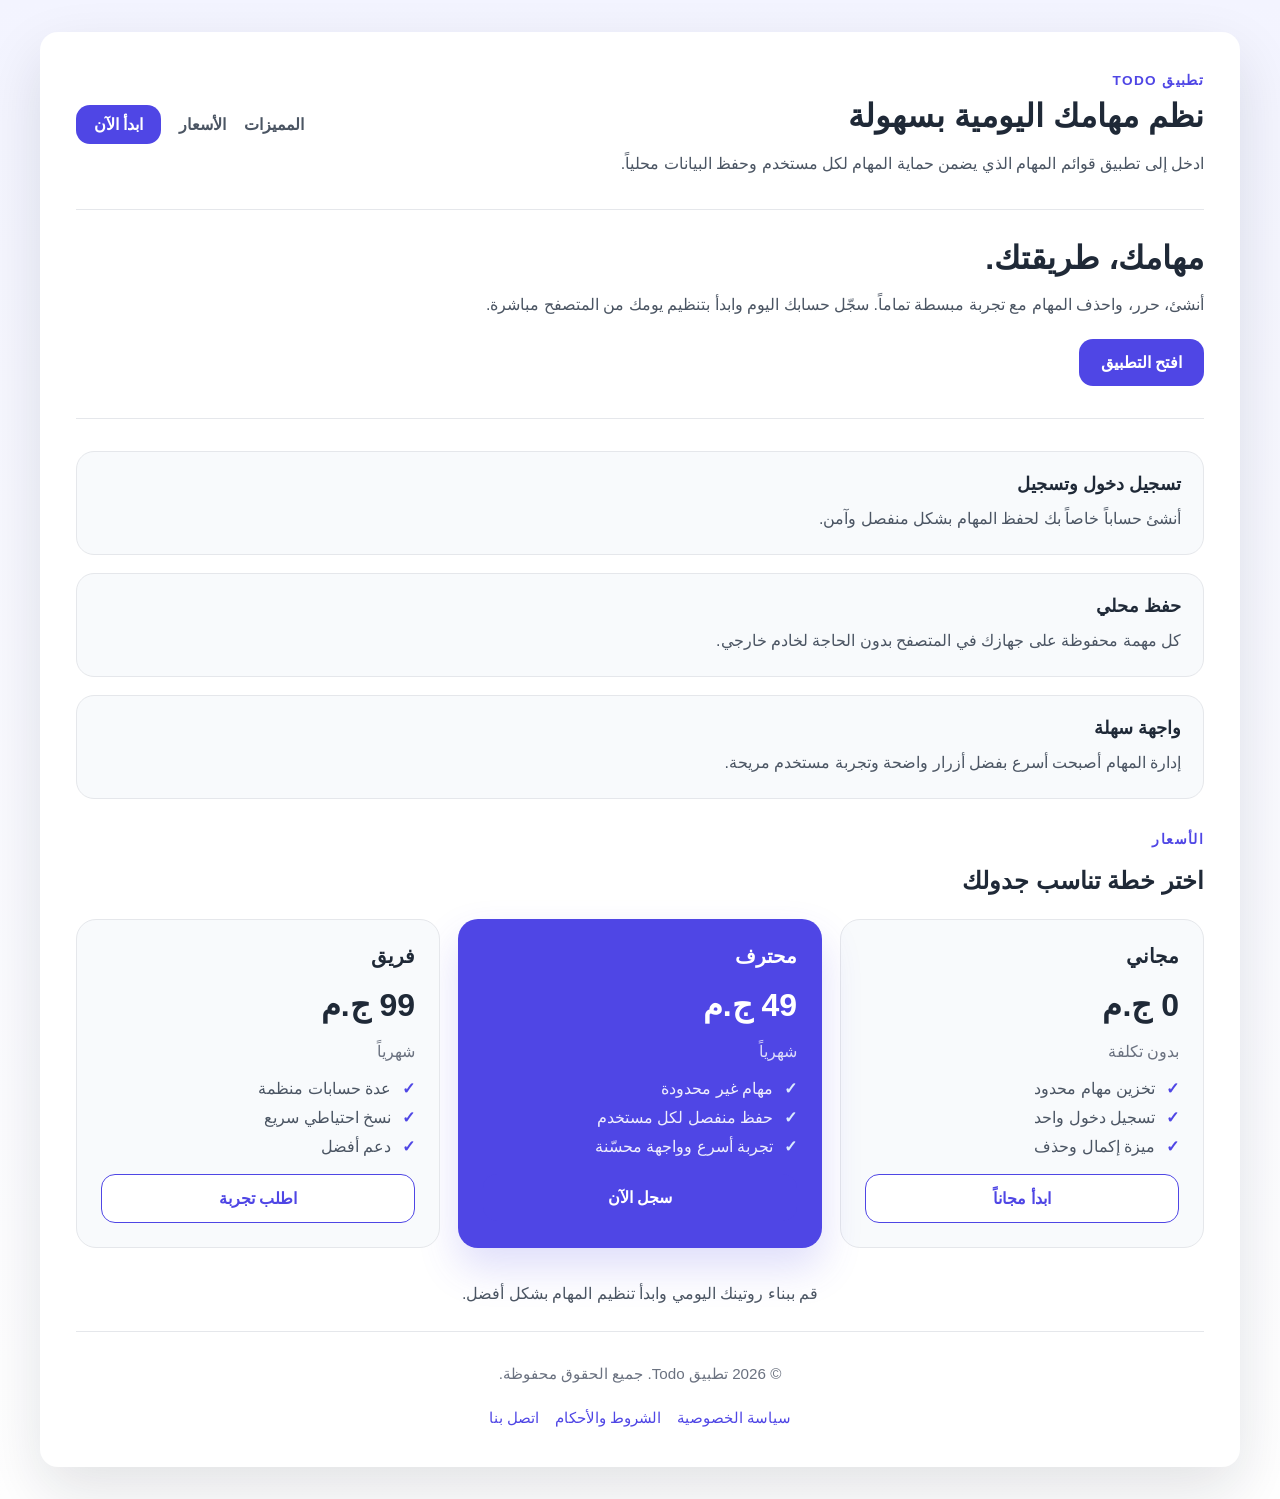
<file: index.html>
<!DOCTYPE html>
<html lang="ar" dir="rtl">
<head>
    <meta charset="UTF-8">
    <meta name="viewport" content="width=device-width, initial-scale=1.0">
    <title>تطبيق Todo - الصفحة الرئيسية</title>
    <link rel="stylesheet" href="css/style.css">
</head>
<body>
    <div class="landing-page">
        <header class="landing-header">
            <div class="landing-brand">
                <p class="eyebrow">تطبيق Todo</p>
                <h1>نظم مهامك اليومية بسهولة</h1>
                <p class="landing-intro">ادخل إلى تطبيق قوائم المهام الذي يضمن حماية المهام لكل مستخدم وحفظ البيانات محلياً.</p>
            </div>
            <div class="landing-actions">
                <button id="nav-toggle" class="nav-toggle" aria-label="فتح القائمة">
                    <span></span>
                    <span></span>
                    <span></span>
                </button>
                <nav id="nav-links" class="nav-links">
                    <a class="nav-link" href="#features">المميزات</a>
                    <a class="nav-link" href="#pricing">الأسعار</a>
                    <a class="nav-link nav-primary" href="app.html">ابدأ الآن</a>
                </nav>
            </div>
        </header>

        <section class="hero">
            <div>
                <h2>مهامك، طريقتك.</h2>
                <p>أنشئ، حرر، واحذف المهام مع تجربة مبسطة تماماً. سجّل حسابك اليوم وابدأ بتنظيم يومك من المتصفح مباشرة.</p>
            </div>
            <div class="hero-actions">
                <a class="cta-button" href="app.html">افتح التطبيق</a>
            </div>
        </section>

        <section id="features" class="features">
            <article class="feature">
                <h3>تسجيل دخول وتسجيل</h3>
                <p>أنشئ حساباً خاصاً بك لحفظ المهام بشكل منفصل وآمن.</p>
            </article>
            <article class="feature">
                <h3>حفظ محلي</h3>
                <p>كل مهمة محفوظة على جهازك في المتصفح بدون الحاجة لخادم خارجي.</p>
            </article>
            <article class="feature">
                <h3>واجهة سهلة</h3>
                <p>إدارة المهام أصبحت أسرع بفضل أزرار واضحة وتجربة مستخدم مريحة.</p>
            </article>
        </section>

        <section id="pricing" class="pricing">
            <div class="pricing-header">
                <p class="eyebrow">الأسعار</p>
                <h2>اختر خطة تناسب جدولك</h2>
            </div>
            <div class="pricing-grid">
                <article class="pricing-card">
                    <h3>مجاني</h3>
                    <p class="price">0 ج.م</p>
                    <p class="price-subtitle">بدون تكلفة</p>
                    <ul class="price-features">
                        <li>تخزين مهام محدود</li>
                        <li>تسجيل دخول واحد</li>
                        <li>ميزة إكمال وحذف</li>
                    </ul>
                    <a class="cta-button outline" href="app.html">ابدأ مجاناً</a>
                </article>
                <article class="pricing-card featured">
                    <h3>محترف</h3>
                    <p class="price">49 ج.م</p>
                    <p class="price-subtitle">شهرياً</p>
                    <ul class="price-features">
                        <li>مهام غير محدودة</li>
                        <li>حفظ منفصل لكل مستخدم</li>
                        <li>تجربة أسرع وواجهة محسّنة</li>
                    </ul>
                    <a class="cta-button" href="app.html">سجل الآن</a>
                </article>
                <article class="pricing-card">
                    <h3>فريق</h3>
                    <p class="price">99 ج.م</p>
                    <p class="price-subtitle">شهرياً</p>
                    <ul class="price-features">
                        <li>عدة حسابات منظمة</li>
                        <li>نسخ احتياطي سريع</li>
                        <li>دعم أفضل</li>
                    </ul>
                    <a class="cta-button outline" href="app.html">اطلب تجربة</a>
                </article>
            </div>
        </section>

        <footer class="landing-footer">
            <p>قم ببناء روتينك اليومي وابدأ تنظيم المهام بشكل أفضل.</p>
        </footer>

        <footer class="site-footer">
            <p>© 2026 تطبيق Todo. جميع الحقوق محفوظة.</p>
            <div class="footer-links">
                <a href="#">سياسة الخصوصية</a>
                <a href="#">الشروط والأحكام</a>
                <a href="#">اتصل بنا</a>
            </div>
        </footer>
    </div>

    <script>
        const navToggle = document.getElementById('nav-toggle');
        const navLinks = document.getElementById('nav-links');
        navToggle.addEventListener('click', () => {
            navLinks.classList.toggle('open');
        });
    </script>
</body>
</html>
</file>
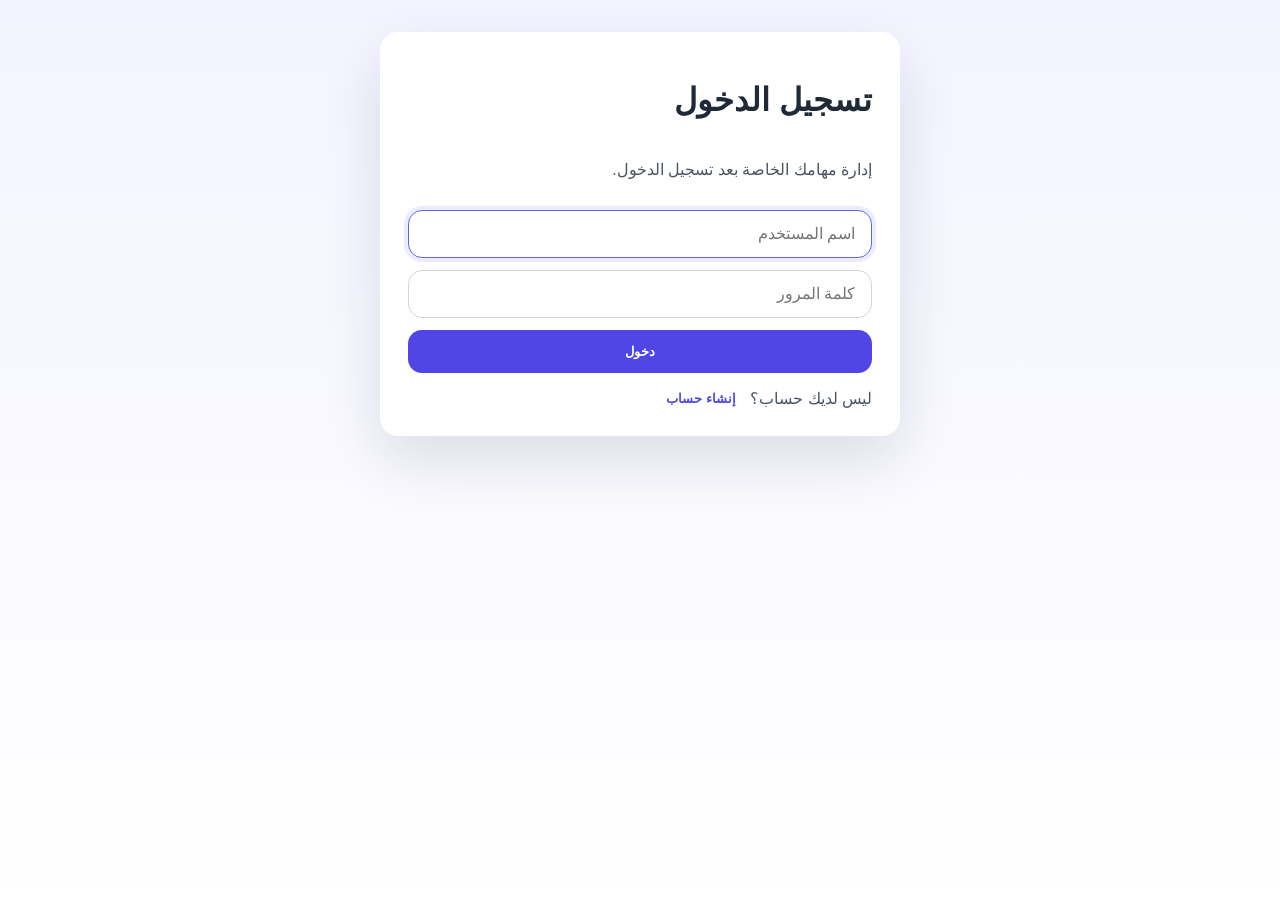
<file: app.html>
<!DOCTYPE html>
<html lang="ar" dir="rtl">
<head>
    <meta charset="UTF-8">
    <meta name="viewport" content="width=device-width, initial-scale=1.0">
    <title>تطبيق Todo</title>
    <link rel="stylesheet" href="css/style.css">
</head>
<body>
    <div id="auth-section" class="auth-section">
        <div class="auth-card">
            <h1 id="auth-title">تسجيل الدخول</h1>
            <p class="auth-description">إدارة مهامك الخاصة بعد تسجيل الدخول.</p>
            <form id="auth-form" class="auth-form">
                <input id="auth-username" type="text" placeholder="اسم المستخدم" autocomplete="username">
                <input id="auth-password" type="password" placeholder="كلمة المرور" autocomplete="current-password">
                <button id="auth-submit" type="submit">دخول</button>
            </form>
            <p class="auth-footer">
                <span id="auth-toggle-text">ليس لديك حساب؟</span>
                <button id="auth-toggle" type="button">إنشاء حساب</button>
            </p>
        </div>
    </div>

    <div id="todo-app" class="todo-app hidden">
        <header class="app-header">
            <div>
                <h1>تطبيق Todo</h1>
                <p id="welcome-message">سجل مهامك اليومية واحفظها في المتصفح باستخدام localStorage.</p>
            </div>
            <button id="logout-btn" type="button" class="logout-btn">تسجيل خروج</button>
        </header>

        <form id="todo-form" class="todo-form">
            <input id="todo-input" type="text" placeholder="أضف مهمة جديدة..." autocomplete="off">
            <button type="submit">إضافة</button>
        </form>

        <div class="todo-controls">
            <button id="clear-all" type="button">مسح الكل</button>
        </div>

        <ul id="todo-list" class="todo-list"></ul>
        <div id="pagination" class="pagination"></div>
        <p id="empty-state" class="empty-state">لا توجد مهام حالياً. أضف المهمة الأولى!</p>

        <footer class="site-footer app-footer">
            <p>© 2026 تطبيق Todo. جميع الحقوق محفوظة.</p>
            <div class="footer-links">
                <a href="#">سياسة الخصوصية</a>
                <a href="#">الشروط والأحكام</a>
                <a href="#">اتصل بنا</a>
            </div>
        </footer>
    </div>

    <script src="js/script.js"></script>
</body>
</html>
</file>
<file: css/style.css>
* {
    box-sizing: border-box;
}

body {
    margin: 0;
    min-height: 100vh;
    font-family: "Segoe UI", Tahoma, Geneva, Verdana, sans-serif;
    background: linear-gradient(180deg, #f3f4ff 0%, #ffffff 100%);
    color: #1f2937;
    display: flex;
    justify-content: center;
    align-items: flex-start;
    padding: 32px;
}

.hidden {
    display: none !important;
}

.landing-page {
    width: min(100%, 1200px);
    max-width: 1200px;
    background: #ffffff;
    border-radius: 18px;
    box-shadow: 0 24px 60px rgba(15, 23, 42, 0.12);
    padding: 40px 36px;
    margin: 0 auto;
}

.auth-section,
.todo-app {
    width: min(100%, 520px);
    background: #ffffff;
    border-radius: 18px;
    box-shadow: 0 24px 60px rgba(15, 23, 42, 0.12);
    padding: 28px;
}

.landing-header {
    display: flex;
    align-items: center;
    justify-content: space-between;
    gap: 24px;
    margin-bottom: 32px;
    flex-wrap: wrap;
}

.landing-actions {
    display: flex;
    align-items: center;
    gap: 18px;
}

.nav-links {
    display: flex;
    align-items: center;
    gap: 18px;
}

.nav-link {
    color: #4b5563;
    text-decoration: none;
    font-weight: 600;
}

.nav-link.nav-primary {
    background: #4f46e5;
    color: #ffffff;
    padding: 10px 18px;
    border-radius: 14px;
}

.nav-link:hover {
    color: #4f46e5;
}

.nav-toggle {
    display: none;
    width: 42px;
    height: 42px;
    border: none;
    border-radius: 14px;
    background: #f3f4ff;
    cursor: pointer;
    align-items: center;
    justify-content: center;
    padding: 0;
}

.nav-toggle span {
    display: block;
    width: 18px;
    height: 2px;
    background: #4f46e5;
    border-radius: 999px;
    margin: 4px 0;
}

.hero {
    gap: 20px;
    padding: 32px 0;
    border-top: 1px solid #e5e7eb;
    border-bottom: 1px solid #e5e7eb;
    margin-bottom: 32px;
}

.hero-actions {
    display: flex;
    justify-content: flex-start;
}

.landing-brand {
    max-width: 60%;
}

.eyebrow {
    margin: 0 0 12px;
    color: #4f46e5;
    font-weight: 700;
    letter-spacing: .1em;
    text-transform: uppercase;
    font-size: 0.85rem;
}

.landing-header h1,
.hero h2 {
    margin: 0 0 16px;
    font-size: clamp(2rem, 2.5vw, 3rem);
    line-height: 1.05;
}

.landing-intro,
.hero p,
.feature p,
.landing-footer p {
    margin: 0;
    color: #4b5563;
    line-height: 1.7;
}

.landing-link,
.cta-button {
    display: inline-flex;
    align-items: center;
    justify-content: center;
    padding: 14px 22px;
    border-radius: 14px;
    background: #4f46e5;
    color: #ffffff;
    text-decoration: none;
    font-weight: 700;
    transition: transform 0.2s ease, background 0.2s ease;
}

.landing-link:hover,
.cta-button:hover {
    background: #4338ca;
    transform: translateY(-1px);
}

.hero {
    display: grid;
    gap: 20px;
    padding: 32px 0;
    border-top: 1px solid #e5e7eb;
    border-bottom: 1px solid #e5e7eb;
    margin-bottom: 32px;
}

.features {
    display: grid;
    gap: 18px;
}

.feature {
    padding: 22px;
    border-radius: 18px;
    background: #f8fafc;
    border: 1px solid #e5e7eb;
}

.feature h3 {
    margin: 0 0 10px;
    font-size: 1.1rem;
}

.pricing {
    margin: 32px 0;
}

.pricing-header {
    margin-bottom: 24px;
}

.pricing-grid {
    display: grid;
    gap: 18px;
    grid-template-columns: repeat(auto-fit, minmax(180px, 1fr));
}

.pricing-card {
    padding: 24px;
    border-radius: 20px;
    background: #f8fafc;
    border: 1px solid #e5e7eb;
    display: flex;
    flex-direction: column;
    gap: 18px;
}

.pricing-card.featured {
    background: #4f46e5;
    color: #ffffff;
    border-color: transparent;
    box-shadow: 0 20px 40px rgba(79, 70, 229, 0.18);
}

.pricing-card.featured .price-features li {
    color: rgba(255, 255, 255, 0.9);
}

.pricing-card h3 {
    margin: 0;
    font-size: 1.25rem;
}

.price {
    margin: 0;
    font-size: 2rem;
    font-weight: 700;
}

.price-subtitle {
    margin: 0;
    color: #6b7280;
}

.pricing-card.featured .price-subtitle {
    color: rgba(255, 255, 255, 0.8);
}

.price-features {
    list-style: none;
    padding: 0;
    margin: 0;
    display: grid;
    gap: 10px;
    color: #4b5563;
}

.pricing-card.featured .price-features {
    color: rgba(255, 255, 255, 0.9);
}

.price-features li {
    position: relative;
    padding-right: 24px;
}

.price-features li::before {
    content: '✓';
    position: absolute;
    right: 0;
    color: #4f46e5;
    font-weight: 700;
}

.pricing-card.featured .price-features li::before {
    color: #dbeafe;
}

.cta-button.outline {
    background: #ffffff;
    color: #4f46e5;
    border: 1px solid #4f46e5;
}

.pricing-card.featured .cta-button.outline {
    background: rgba(255, 255, 255, 0.16);
    color: #ffffff;
    border-color: rgba(255, 255, 255, 0.32);
}

.landing-footer {
    text-align: center;
    color: #374151;
}

.site-footer {
    margin-top: 24px;
    padding-top: 18px;
    border-top: 1px solid #e5e7eb;
    display: flex;
    flex-direction: column;
    gap: 10px;
    align-items: center;
    color: #6b7280;
    font-size: 0.95rem;
}

.site-footer .footer-links {
    display: flex;
    flex-wrap: wrap;
    gap: 16px;
    justify-content: center;
}

.site-footer .footer-links a {
    color: #4f46e5;
    text-decoration: none;
}

.site-footer .footer-links a:hover {
    text-decoration: underline;
}

.app-footer {
    margin-top: 32px;
}

@media (max-width: 860px) {
    .landing-header {
        flex-direction: column;
        align-items: flex-start;
    }

    .landing-brand {
        max-width: 100%;
    }

    .landing-actions {
        width: 100%;
        justify-content: space-between;
    }

    .nav-toggle {
        display: inline-flex;
    }

    .nav-links {
        display: none;
        width: 100%;
        flex-direction: column;
        gap: 0;
        margin-top: 16px;
        padding-top: 16px;
        border-top: 1px solid #e5e7eb;
    }

    .nav-links.open {
        display: flex;
    }

    .nav-link {
        width: 100%;
        padding: 12px 0;
    }

    .nav-link.nav-primary {
        border-radius: 14px;
    }

    .hero-actions,
    .landing-link,
    .cta-button {
        width: 100%;
    }
}

@media (max-width: 640px) {
    .landing-header {
        gap: 16px;
    }

    .landing-page {
        padding: 28px 20px;
    }

    .pricing-grid {
        grid-template-columns: 1fr;
    }
}

.auth-card {
    display: flex;
    flex-direction: column;
    gap: 16px;
}

.auth-form {
    display: flex;
    flex-direction: column;
    gap: 12px;
    margin-top: 12px;
}

.auth-form input {
    padding: 14px 16px;
    border: 1px solid #d1d5db;
    border-radius: 14px;
    font-size: 1rem;
    outline: none;
}

.auth-form input:focus {
    border-color: #6366f1;
    box-shadow: 0 0 0 4px rgba(99, 102, 241, 0.12);
}

.auth-form button {
    padding: 14px 20px;
    border: none;
    border-radius: 14px;
    background: #4f46e5;
    color: #ffffff;
    font-weight: 600;
    cursor: pointer;
}

.auth-form button:hover {
    background: #4338ca;
}

.auth-description {
    margin: 0;
    color: #4b5563;
    line-height: 1.6;
}

.auth-footer {
    margin: 0;
    display: flex;
    align-items: center;
    gap: 8px;
    color: #4b5563;
}

.auth-footer button {
    border: none;
    background: none;
    color: #4f46e5;
    font-weight: 700;
    cursor: pointer;
}

.todo-app {
    width: min(100%, 520px);
    background: #ffffff;
    border-radius: 18px;
    box-shadow: 0 24px 60px rgba(15, 23, 42, 0.12);
    padding: 28px;
}

.logout-btn {
    padding: 10px 16px;
    border: none;
    border-radius: 14px;
    background: #ef4444;
    color: #ffffff;
    cursor: pointer;
}

.logout-btn:hover {
    background: #dc2626;
}

.app-header h1 {
    margin: 0 0 8px;
    font-size: 2rem;
}

.app-header p {
    margin: 0;
    color: #4b5563;
    line-height: 1.6;
}

.todo-form {
    display: flex;
    gap: 12px;
    margin: 20px 0 16px;
}

.todo-form input {
    flex: 1;
    padding: 14px 16px;
    border: 1px solid #d1d5db;
    border-radius: 14px;
    font-size: 1rem;
    outline: none;
}

.todo-form input:focus {
    border-color: #6366f1;
    box-shadow: 0 0 0 4px rgba(99, 102, 241, 0.12);
}

.todo-form button {
    padding: 14px 20px;
    border: none;
    border-radius: 14px;
    background: #4f46e5;
    color: #ffffff;
    font-weight: 600;
    cursor: pointer;
}

.todo-form button:hover {
    background: #4338ca;
}

.todo-controls {
    display: flex;
    justify-content: flex-start;
    margin-bottom: 14px;
}

.todo-controls button {
    padding: 10px 16px;
    border: 1px solid #e5e7eb;
    border-radius: 12px;
    background: #f9fafb;
    color: #374151;
    cursor: pointer;
}

.todo-controls button:hover {
    background: #eef2ff;
}

.todo-list {
    list-style: none;
    margin: 0;
    padding: 0;
    display: grid;
    gap: 12px;
}

.todo-item {
    display: flex;
    align-items: center;
    justify-content: space-between;
    padding: 16px;
    background: #f8fafc;
    border: 1px solid #e5e7eb;
    border-radius: 16px;
}

.todo-item.completed {
    background: #ecfdf5;
    border-color: #d1fae5;
}

.todo-item span {
    flex: 1;
    margin: 0 12px;
    word-break: break-word;
}

.todo-item.completed span {
    text-decoration: line-through;
    color: #6b7280;
}

.todo-content {
    display: flex;
    flex-direction: column;
    gap: 8px;
    flex: 1;
    min-width: 0;
}

.todo-meta {
    color: #6b7280;
    font-size: 0.88rem;
    line-height: 1.4;
}

.todo-meta span {
    display: block;
}

.actions {
    display: flex;
    gap: 8px;
}

.actions button {
    border: none;
    padding: 10px 12px;
    border-radius: 12px;
    cursor: pointer;
    font-size: 0.95rem;
}

.actions button.complete {
    background: #34d399;
    color: #ffffff;
}

.actions button.edit {
    background: #60a5fa;
    color: #ffffff;
}

.actions button.delete {
    background: #f87171;
    color: #ffffff;
}

.empty-state {
    margin: 0;
    padding: 24px 16px;
    text-align: center;
    color: #6b7280;
    background: #f8fafc;
    border: 1px dashed #d1d5db;
    border-radius: 16px;
}

.pagination {
    display: flex;
    flex-wrap: wrap;
    gap: 8px;
    justify-content: center;
    margin: 16px 0;
}

.pagination button {
    min-width: 42px;
    padding: 10px 12px;
    border: 1px solid #d1d5db;
    background: #f9fafb;
    border-radius: 12px;
    color: #374151;
    cursor: pointer;
}

.pagination button:hover:not(:disabled) {
    background: #eef2ff;
}

.pagination button.active {
    background: #4f46e5;
    color: #ffffff;
    border-color: #4f46e5;
}

.pagination button:disabled {
    opacity: 0.5;
    cursor: default;
}

@media (max-width: 480px) {
    .todo-form {
        flex-direction: column;
    }

    .todo-form button,
    .todo-controls button {
        width: 100%;
    }
}
</file>
